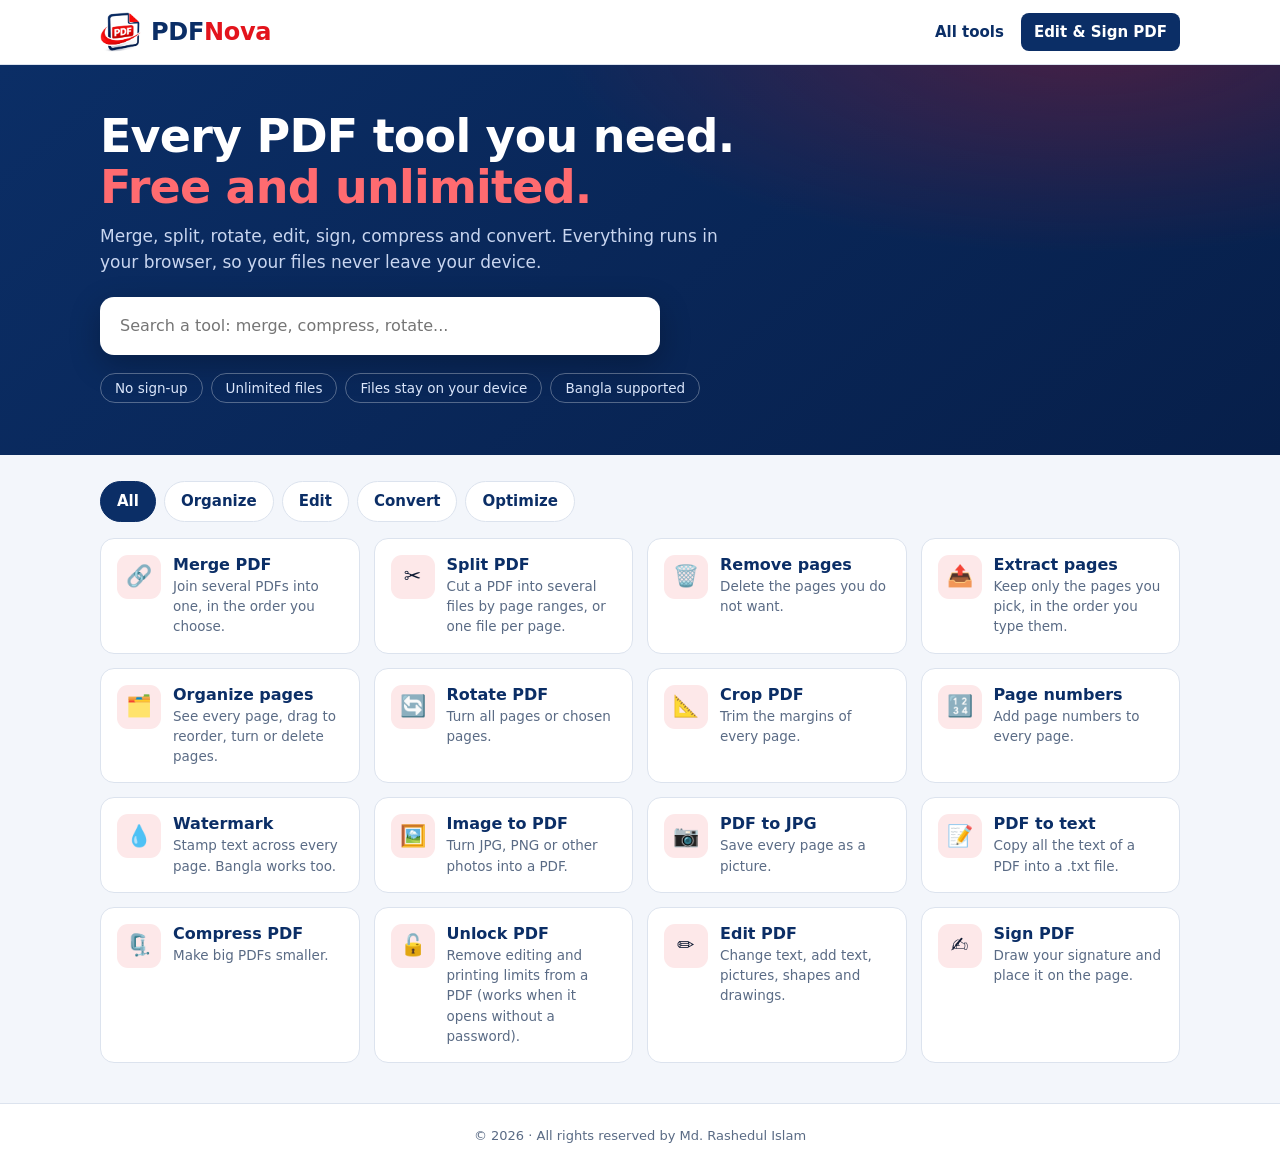
<file: index.html>
<!DOCTYPE html><html lang="en"><head><meta charset="utf-8"><meta name="viewport" content="width=device-width, initial-scale=1">
<title>PDFNova - Edit, Merge, Convert, Compress</title>
<meta name="description" content="Free PDF tools that run in your browser. Your files never leave your device.">
<link rel="icon" href="img/mark.png"><link rel="manifest" href="manifest.webmanifest"><meta name="theme-color" content="#0b2e66"><link rel="apple-touch-icon" href="img/icon-192.png">
<link rel="stylesheet" href="style.css"></head><body>
<header class="top"><div class="wrap bar"><a class="brand" href="#/"><img src="img/mark.png" alt=""><span class="wm">PDF<b>Nova</b></span></a>
<nav><a href="#/">All tools</a><a class="pri" href="edit.html">Edit &amp; Sign PDF</a></nav></div></header>
<main>
<section id="home">
<div class="hero"><div class="wrap"><h1>Every PDF tool you need.<br><em>Free and unlimited.</em></h1>
<p>Merge, split, rotate, edit, sign, compress and convert. Everything runs in your browser, so your files never leave your device.</p>
<div class="search"><input id="q" type="search" placeholder="Search a tool: merge, compress, rotate..." aria-label="Search tools"></div>
<ul class="chips"><li>No sign-up</li><li>Unlimited files</li><li>Files stay on your device</li><li>Bangla supported</li></ul></div></div>
<div class="wrap"><div class="cats" id="cats"></div><div class="grid" id="grid"></div></div>
</section>
<section id="work" class="hide"><div class="wrap work">
<a class="back" href="#/">&larr; All tools</a><h2 id="wt"></h2><p class="lead" id="wd"></p>
<div class="drop" id="drop"><b>Drop your files here</b><p id="dhint"></p><button class="btn red" id="pick" type="button">Choose files</button><input type="file" id="file" multiple hidden></div>
<ul class="files" id="files"></ul>
<div id="extra"></div>
<div class="panel hide" id="opts"><div class="fields" id="fields"></div>
<div class="run"><button class="btn red" id="go" type="button">Start</button><div class="prog"><i id="bar"></i></div></div>
<div class="msg" id="msg" role="status" aria-live="polite"></div><div class="res" id="res"></div></div>
</div></section>
</main>
<footer class="rights">&copy; 2026 &middot; All rights reserved by Md. Rashedul Islam</footer>
<script src="vendor/pdf-lib.min.js"></script><script src="vendor/fontkit.umd.min.js"></script><script src="vendor/pdf.min.js"></script><script src="vendor/jszip.min.js"></script>
<script src="common.js"></script><script src="tools.js"></script><script src="app.js"></script>
</body></html>
</file>
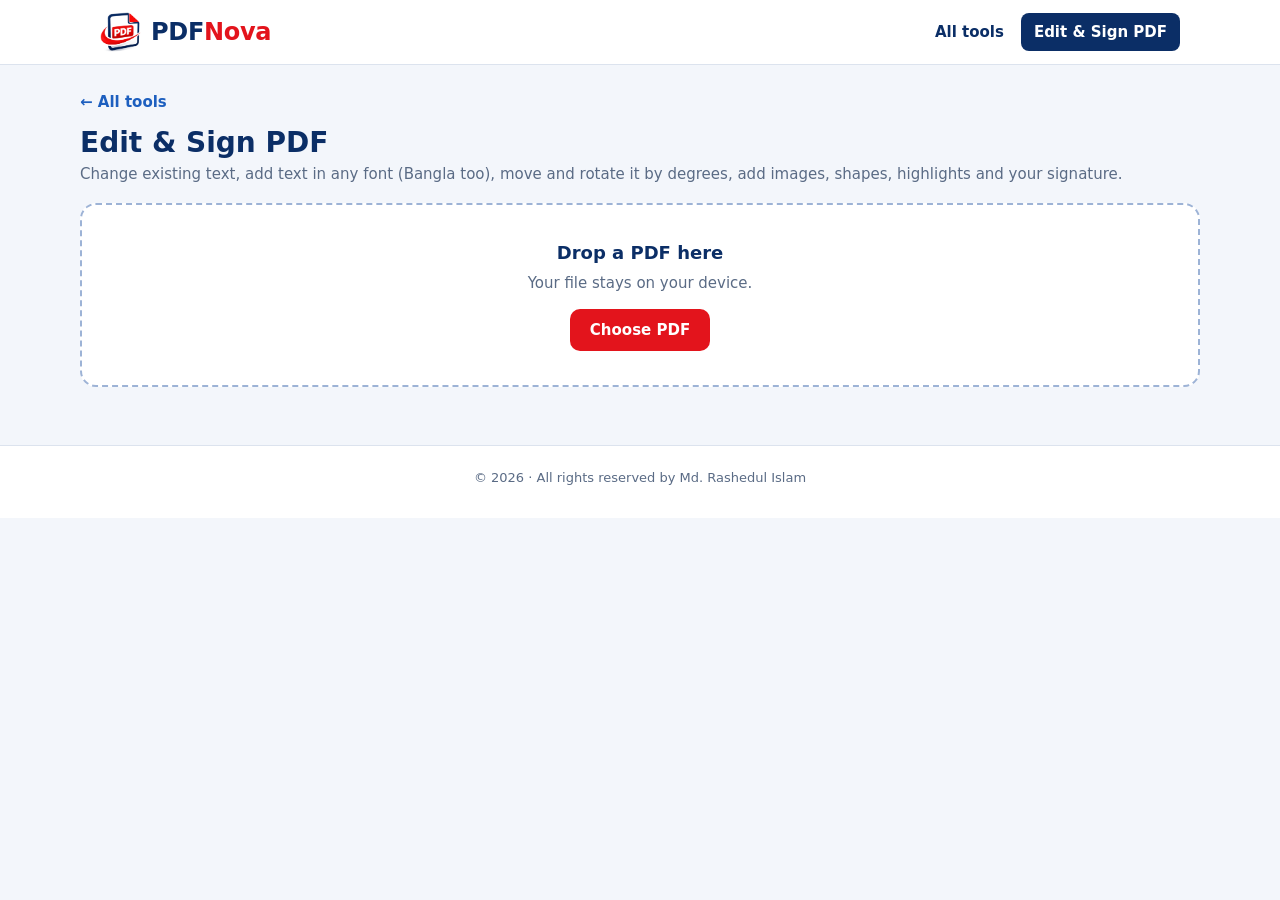
<file: edit.html>
<!DOCTYPE html><html lang="en"><head><meta charset="utf-8"><meta name="viewport" content="width=device-width, initial-scale=1">
<title>Edit &amp; Sign PDF - PDFNova</title>
<link rel="icon" href="img/mark.png"><link rel="manifest" href="manifest.webmanifest"><meta name="theme-color" content="#0b2e66"><link rel="apple-touch-icon" href="img/icon-192.png">
<link rel="stylesheet" href="style.css"><link rel="stylesheet" href="edit.css"></head><body>
<header class="top"><div class="wrap bar"><a class="brand" href="index.html"><img src="img/mark.png" alt=""><span class="wm">PDF<b>Nova</b></span></a>
<nav><a href="index.html">All tools</a><a class="pri" href="edit.html">Edit &amp; Sign PDF</a></nav></div></header>

<main id="start"><div class="wrap work">
<a class="back" href="index.html">&larr; All tools</a><h2>Edit &amp; Sign PDF</h2>
<p class="lead">Change existing text, add text in any font (Bangla too), move and rotate it by degrees, add images, shapes, highlights and your signature.</p>
<div class="drop" id="drop"><b>Drop a PDF here</b><p>Your file stays on your device.</p><button class="btn red" id="pick" type="button">Choose PDF</button><input type="file" id="file" accept="application/pdf,.pdf" hidden></div>
<div class="msg" id="smsg" role="status"></div>
</div></main>

<div id="app" class="hide">
 <div class="etb" id="tools">
  <button data-t="select" class="on" title="Select, move, resize, rotate">&#10148; Select</button>
  <button data-t="edit" title="Click any existing text to change it">&#9998; Edit text</button>
  <button data-t="text" title="Add new text">T Text</button>
  <button data-t="image" title="Add an image">&#128247; Image</button>
  <button data-t="sign" title="Draw, type or upload a signature">&#9997; Sign</button>
  <button data-t="draw" title="Freehand drawing">&#12336; Draw</button>
  <button data-t="line" title="Line">&#9585; Line</button>
  <button data-t="rect" title="Rectangle">&#9645; Box</button>
  <button data-t="ellipse" title="Ellipse">&#9711; Oval</button>
  <button data-t="hl" title="Highlight">&#9646; Highlight</button>
  <button data-t="white" title="Cover with a white box">&#9647; Whiteout</button>
  <span class="sp"></span>
  <button id="bUndo" title="Undo (Ctrl+Z)">&#8630;</button><button id="bRedo" title="Redo (Ctrl+Y)">&#8631;</button>
  <button id="zOut" title="Zoom out">&minus;</button><span id="zv">100%</span><button id="zIn" title="Zoom in">+</button>
  <button class="dl" id="bSave">Download PDF</button>
 </div>
 <div class="epb" id="props">
  <label>Font <select id="fam"></select></label>
  <label>Size <input id="size" type="number" min="4" max="300" step="1"></label>
  <button id="bold" title="Bold"><b>B</b></button><button id="ital" title="Italic"><i>I</i></button>
  <label>Colour <input id="col" type="color"></label>
  <label class="fl">Fill <input id="fill" type="color"></label>
  <label class="fl"><input id="nofill" type="checkbox"> no fill</label>
  <label class="sw">Line <input id="sw" type="number" min="0" max="40" step="0.5"></label>
  <label>Opacity <input id="op" type="range" min="10" max="100" step="5"></label>
  <label>Rotate&deg; <input id="rot" type="number" step="1"></label>
  <button id="rl" title="Rotate 15&deg; left">&#8634;</button><button id="rr" title="Rotate 15&deg; right">&#8635;</button>
  <button id="dup" title="Duplicate (Ctrl+D)">Copy</button><button id="del" title="Delete">&#128465; Delete</button>
 </div>
 <div class="ehint" id="hint">Arrow keys move the selected item (Shift = 10x). [ and ] rotate by 1&deg; (Shift = 15&deg;). Drag the round handle above an item to rotate it freely.</div>
 <div id="pages"></div>
</div>

<dialog id="sigd"><h3>Your signature</h3>
 <div class="tabs" id="stabs"><button data-s="draw" class="on">Draw</button><button data-s="type">Type</button><button data-s="up">Upload</button></div>
 <div id="s-draw"><canvas id="sc" width="560" height="200"></canvas>
  <div class="srow"><button id="sclear" class="btn alt sm" type="button">Clear</button><label>Ink <input type="color" id="scol" value="#0b2e66"></label></div></div>
 <div id="s-type" class="hide"><input id="stext" placeholder="Type your name" value=""><select id="sfont"><option value="greatvibes">Great Vibes</option><option value="pacifico">Pacifico</option><option value="lobster">Lobster</option><option value="hind">Hind Siliguri (Bangla)</option></select><canvas id="sp" width="560" height="140"></canvas></div>
 <div id="s-up" class="hide"><p class="hint">Choose a photo or scan of your signature (PNG is best).</p><input type="file" id="sfile" accept="image/*"></div>
 <div class="btns"><button class="btn alt" id="scancel" type="button">Cancel</button><button class="btn red" id="suse" type="button">Use signature</button></div>
</dialog>
<input type="file" id="imgf" accept="image/*" hidden>
<div id="toast" role="status"></div>
<footer class="rights">&copy; 2026 &middot; All rights reserved by Md. Rashedul Islam</footer>
<script src="vendor/pdf-lib.min.js"></script><script src="vendor/fontkit.umd.min.js"></script><script src="vendor/pdf.min.js"></script><script src="vendor/jszip.min.js"></script>
<script src="common.js"></script><script src="edit.js"></script>
</body></html>
</file>
<file: style.css>
:root{--navy:#0b2e66;--navy-d:#071f4a;--blue:#1d5fbf;--red:#e3141c;--red-d:#b80f16;--ink:#0f1b33;--muted:#5a6b85;--line:#dce3ee;--bg:#f3f6fb;--ok:#12805c;
--head:"Bahnschrift","Segoe UI Semibold","Segoe UI",system-ui,sans-serif;--sans:"Segoe UI",system-ui,-apple-system,Roboto,Arial,sans-serif}
*{box-sizing:border-box}body{margin:0;background:var(--bg);color:var(--ink);font:15px/1.5 var(--sans)}
button,input,select{font:inherit}button{cursor:pointer}:focus-visible{outline:3px solid var(--blue);outline-offset:2px}
.hide{display:none!important}.wrap{max-width:1120px;margin:0 auto;padding:0 20px}
.top{position:sticky;top:0;z-index:40;background:rgba(255,255,255,.97);border-bottom:1px solid var(--line)}
.bar{display:flex;align-items:center;gap:14px;height:64px}
.brand{display:flex;align-items:center;gap:10px;text-decoration:none;color:var(--navy)}.brand img{height:40px;display:block}
.wm{font:800 24px/1 var(--head);letter-spacing:-.3px}.wm b{color:var(--red)}
.bar nav{margin-left:auto;display:flex;gap:4px}.bar nav a{color:var(--navy);text-decoration:none;font-weight:600;padding:8px 13px;border-radius:8px;white-space:nowrap}
.bar nav a:hover{background:#e9eef8}.bar nav a.pri{background:var(--navy);color:#fff}
.hero{background:radial-gradient(900px 380px at 85% -10%,rgba(227,20,28,.3),transparent 60%),linear-gradient(140deg,#0b2e66,#071f4a);color:#fff;padding:46px 0 52px}
.hero h1{font:800 clamp(28px,5vw,46px)/1.1 var(--head);margin:0 0 12px;letter-spacing:-.8px}.hero h1 em{font-style:normal;color:#ff6b70}
.hero p{margin:0 0 22px;color:#c9d6f0;max-width:620px;font-size:17px}
.search{display:flex;background:#fff;border-radius:14px;padding:6px 8px;max-width:560px;box-shadow:0 10px 30px rgba(0,0,0,.25)}
.search input{flex:1;border:0;padding:11px 12px;font-size:16px;outline:0;min-width:0;background:transparent}
.chips{display:flex;gap:8px;flex-wrap:wrap;list-style:none;margin:18px 0 0;padding:0}.chips li{border:1px solid rgba(255,255,255,.3);border-radius:99px;padding:4px 14px;font-size:13.5px;color:#dbe6fb}
.cats{display:flex;gap:8px;flex-wrap:wrap;margin:26px 0 16px}.cat{border:1px solid var(--line);background:#fff;border-radius:99px;padding:8px 16px;font-weight:600;color:var(--navy)}
.cat.on{background:var(--navy);color:#fff;border-color:var(--navy)}
.grid{display:grid;grid-template-columns:repeat(auto-fill,minmax(250px,1fr));gap:14px;padding-bottom:40px}
.tile{display:flex;gap:12px;background:#fff;border:1px solid var(--line);border-radius:14px;padding:16px;text-decoration:none;color:inherit;transition:.15s}
.tile:hover{border-color:var(--blue);box-shadow:0 8px 22px rgba(11,46,102,.12);transform:translateY(-2px)}
.ico{flex:none;width:44px;height:44px;border-radius:11px;display:grid;place-items:center;font-size:21px;background:#fde8e9}
.tile h3{margin:0 0 2px;font:700 16px var(--head);color:var(--navy)}.tile p{margin:0;color:var(--muted);font-size:13.5px}
.work{padding:26px 0 50px}.work h2{font:800 28px var(--head);margin:0 0 4px;color:var(--navy)}.work .lead{color:var(--muted);margin:0 0 18px}
.back{display:inline-block;margin-bottom:12px;color:var(--blue);text-decoration:none;font-weight:600}
.drop{border:2px dashed #9db3d6;background:#fff;border-radius:16px;padding:34px 18px;text-align:center;transition:.15s}
.drop.over{border-color:var(--red);background:#fff5f5}.drop b{font-size:18px;color:var(--navy)}.drop p{margin:6px 0 14px;color:var(--muted)}
.btn{background:var(--navy);color:#fff;border:0;border-radius:10px;padding:10px 20px;font-weight:700;text-decoration:none;display:inline-block}
.btn:hover{background:var(--navy-d)}.btn.red{background:var(--red)}.btn.red:hover{background:var(--red-d)}
.btn.alt{background:#fff;color:var(--navy);border:1px solid #9db3d6}.btn.sm{padding:5px 11px;font-size:13.5px;border-radius:8px}.btn[disabled]{opacity:.5;cursor:not-allowed}
.files{list-style:none;margin:16px 0 0;padding:0;display:grid;gap:6px}
.files li{display:flex;gap:10px;align-items:center;background:#fff;border:1px solid var(--line);border-radius:10px;padding:8px 12px}
.files .nm{flex:1;min-width:0;overflow:hidden;text-overflow:ellipsis;white-space:nowrap}.files .sz{color:var(--muted);font-size:13px}
.files button{border:0;background:none;color:var(--muted);font-size:18px;padding:0 4px}.files button:hover{color:var(--red)}
.panel{background:#fff;border:1px solid var(--line);border-radius:14px;padding:18px;margin-top:16px}
.fields{display:grid;grid-template-columns:repeat(auto-fit,minmax(200px,1fr));gap:14px}
label.f{display:flex;flex-direction:column;gap:5px;font-size:13.5px;font-weight:600;color:var(--muted)}
label.f input,label.f select{padding:9px 11px;border:1px solid #c5d0e3;border-radius:9px;color:var(--ink);background:#fff;font-weight:400;width:100%}
label.f.chk{flex-direction:row;align-items:center;gap:8px}label.f.chk input{width:auto}
.hint{font-size:12.5px;color:var(--muted);font-weight:400}
.run{display:flex;gap:12px;align-items:center;margin-top:16px;flex-wrap:wrap}
.prog{flex:1;min-width:160px;height:10px;background:#e4eaf5;border-radius:9px;overflow:hidden}.prog i{display:block;height:100%;width:0;background:var(--red);transition:width .2s}
.msg{margin-top:8px;font-weight:600}.msg.err{color:var(--red-d)}.msg.ok{color:var(--ok)}
.res{display:grid;gap:8px;margin-top:14px}.res .r{display:flex;gap:10px;align-items:center;background:#f0f9f5;border:1px solid #bfe6d5;border-radius:10px;padding:8px 12px}.res .r span{flex:1;overflow:hidden;text-overflow:ellipsis;white-space:nowrap}
.thumbs{display:grid;grid-template-columns:repeat(auto-fill,minmax(130px,1fr));gap:12px;margin-top:14px}
.th{background:#fff;border:2px solid var(--line);border-radius:10px;padding:6px;text-align:center;position:relative;cursor:grab}
.th.del{opacity:.35;border-color:var(--red)}.th.over{border-color:var(--blue)}.th canvas{max-width:100%;height:auto;display:block;margin:0 auto}
.th .tb{display:flex;gap:4px;justify-content:center;margin-top:5px}.th .tb button{border:1px solid var(--line);background:#fff;border-radius:6px;font-size:13px;padding:1px 7px}
footer.rights{text-align:center;color:var(--muted);font-size:13px;padding:22px 12px 30px;border-top:1px solid var(--line);background:#fff}
@media(max-width:640px){.bar{height:56px}.wm{font-size:20px}.brand img{height:32px}.bar nav a{padding:6px 9px;font-size:14px}.hero{padding:30px 0 34px}}
</file>
<file: edit.css>
.etb,.epb{display:flex;flex-wrap:wrap;gap:6px;align-items:center;padding:8px 12px;background:#fff;border-bottom:1px solid var(--line)}
.etb{position:sticky;top:64px;z-index:30}.epb{position:sticky;top:64px;z-index:29;background:#f8faff;font-size:13px}
.etb button,.epb button{border:1px solid #c5d0e3;background:#fff;color:var(--navy);border-radius:8px;padding:6px 10px;font-weight:600;white-space:nowrap}
.etb button:hover,.epb button:hover{border-color:var(--navy)}
.etb button.on{background:var(--navy);color:#fff;border-color:var(--navy)}.etb button.dl{background:var(--red);color:#fff;border-color:var(--red)}
.etb .sp{flex:1}.etb #zv{min-width:44px;text-align:center;font-weight:600;color:var(--muted)}
.epb label{display:flex;align-items:center;gap:5px;color:var(--muted);font-weight:600}
.epb input[type=number]{width:62px;padding:5px 7px;border:1px solid #c5d0e3;border-radius:7px}
.epb select{padding:5px 7px;border:1px solid #c5d0e3;border-radius:7px;max-width:150px;width:auto}
.epb input[type=color]{width:34px;height:28px;padding:1px;border:1px solid #c5d0e3;border-radius:6px;background:#fff}
.epb input[type=range]{width:80px;padding:0}.epb button.on{background:var(--navy);color:#fff}
.epb .off{display:none}
.ehint{font-size:12.5px;color:var(--muted);padding:6px 14px;background:#eef3fb}
#pages{padding:16px 8px 60px;display:flex;flex-direction:column;align-items:center;gap:16px;background:#dfe5f0;min-height:60vh;user-select:none;-webkit-user-select:none}
.pg{position:relative;background:#fff;box-shadow:0 3px 14px rgba(11,46,102,.25);flex:none}
.pg canvas{display:block}
.ov{position:absolute;inset:0;overflow:hidden;touch-action:pan-x pan-y}
#pages.act .ov{touch-action:none}
#pages.tool-text .ov,#pages.tool-draw .ov,#pages.tool-line .ov,#pages.tool-rect .ov,#pages.tool-ellipse .ov,#pages.tool-hl .ov,#pages.tool-white .ov,#pages.tool-place .ov{cursor:crosshair}
#pages.tool-edit .ov{cursor:text}
.ob{position:absolute;transform-origin:0 0;touch-action:none;cursor:move}
.ob .in{display:block;white-space:pre;line-height:1.2;min-width:.4em;min-height:1.2em;outline:0}
.ob.text .in[contenteditable]{cursor:text;user-select:text;-webkit-user-select:text;background:rgba(29,95,191,.06)}
.ob svg{display:block;overflow:visible}.ob img{display:block;width:100%;height:100%;pointer-events:none}
.ob.sel{outline:1.5px solid var(--blue)}
.hd{position:absolute;width:14px;height:14px;background:#fff;border:2px solid var(--blue);border-radius:50%;z-index:5;touch-action:none}
.hd.br{right:-9px;bottom:-9px;cursor:nwse-resize}.hd.rt{left:50%;top:-34px;margin-left:-8px;cursor:grab}
.hd.rt::after{content:"";position:absolute;left:50%;top:100%;width:1.5px;height:20px;background:var(--blue);margin-left:-.75px}
@media(pointer:coarse){.hd{width:24px;height:24px}.hd.br{right:-14px;bottom:-14px}.hd.rt{top:-44px;margin-left:-13px}.hd.rt::after{height:22px}}
.hov{position:absolute;border:1.5px dashed var(--red);background:rgba(227,20,28,.08);pointer-events:none}
#sigd{border:1px solid var(--line);border-radius:14px;padding:18px;width:min(600px,96vw)}#sigd::backdrop{background:rgba(7,31,74,.5)}
#sigd h3{margin:0 0 10px;font:800 19px var(--head);color:var(--navy)}
#sigd canvas{width:100%;height:auto;border:1.5px dashed #9db3d6;border-radius:10px;background:#fff;touch-action:none;display:block}
#sigd .tabs{display:flex;gap:6px;margin-bottom:10px}#sigd .tabs button{border:1px solid var(--line);background:#fff;border-radius:99px;padding:6px 16px;font-weight:600;color:var(--navy)}#sigd .tabs button.on{background:var(--navy);color:#fff}
#sigd .srow{display:flex;gap:12px;align-items:center;margin-top:8px}#sigd .srow label{display:flex;gap:6px;align-items:center;color:var(--muted);font-weight:600}
#sigd input[type=text],#sigd #stext{width:100%;padding:9px 11px;border:1px solid #c5d0e3;border-radius:9px;margin-bottom:8px}#sigd select{width:100%;padding:8px;border:1px solid #c5d0e3;border-radius:9px;margin-bottom:8px}
#sigd .btns{display:flex;gap:8px;justify-content:flex-end;margin-top:14px}
#toast{position:fixed;left:50%;bottom:22px;transform:translateX(-50%);background:var(--navy);color:#fff;padding:10px 18px;border-radius:99px;font-weight:600;opacity:0;pointer-events:none;transition:.2s;z-index:99;max-width:92vw;text-align:center}
#toast.show{opacity:1}#toast.err{background:var(--red-d)}
@media(max-width:640px){.etb{top:56px;overflow-x:auto;flex-wrap:nowrap}.epb{position:static}.etb .sp{display:none}.etb .dl{order:-3}#bUndo{order:-2}#bRedo{order:-1}.ehint{display:none}}
</file>
